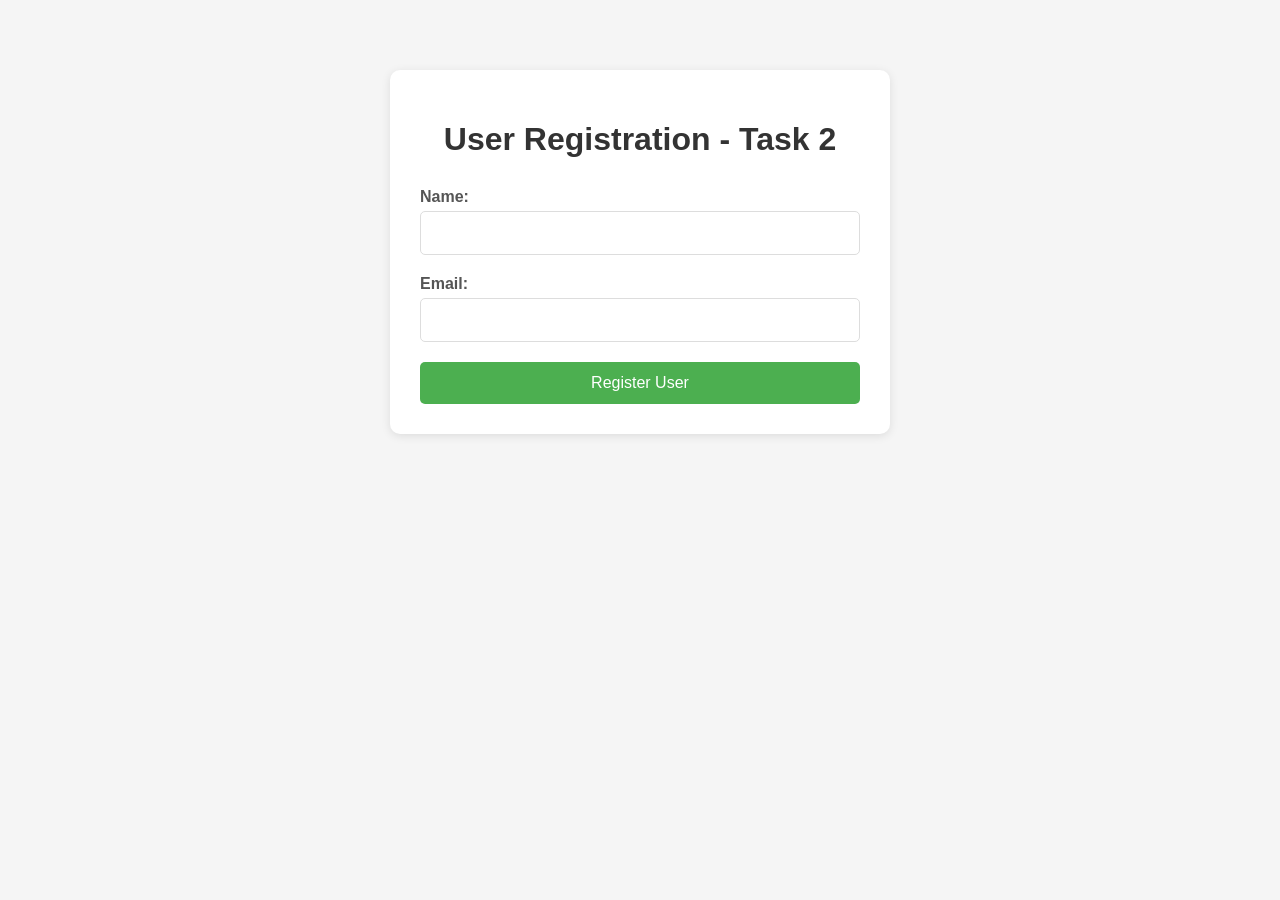
<file: Mid-term/Task-2.html>
<!DOCTYPE html>
<html lang="en">
<head>
    <meta charset="UTF-8">
    <meta name="viewport" content="width=device-width, initial-scale=1.0">
    <title>User Registration - Task 2</title>
    <style>
        body {
            font-family: Arial, sans-serif;
            max-width: 500px;
            margin: 50px auto;
            padding: 20px;
            background-color: #f5f5f5;
        }
        .container {
            background-color: white;
            padding: 30px;
            border-radius: 10px;
            box-shadow: 0 2px 10px rgba(0,0,0,0.1);
        }
        h1 {
            text-align: center;
            color: #333;
            margin-bottom: 30px;
        }
        .form-group {
            margin-bottom: 20px;
        }
        label {
            display: block;
            margin-bottom: 5px;
            font-weight: bold;
            color: #555;
        }
        input[type="text"], input[type="email"] {
            width: 100%;
            padding: 12px;
            border: 1px solid #ddd;
            border-radius: 5px;
            font-size: 16px;
            box-sizing: border-box;
        }
        input[type="text"]:focus, input[type="email"]:focus {
            outline: none;
            border-color: #4CAF50;
            box-shadow: 0 0 5px rgba(76, 175, 80, 0.3);
        }
        button {
            width: 100%;
            padding: 12px;
            background-color: #4CAF50;
            color: white;
            border: none;
            border-radius: 5px;
            font-size: 16px;
            cursor: pointer;
            transition: background-color 0.3s;
        }
        button:hover {
            background-color: #45a049;
        }
        button:disabled {
            background-color: #cccccc;
            cursor: not-allowed;
        }
        .result {
            margin-top: 20px;
            padding: 15px;
            border-radius: 5px;
            display: none;
        }
        .success {
            background-color: #d4edda;
            color: #155724;
            border: 1px solid #c3e6cb;
        }
        .error {
            background-color: #f8d7da;
            color: #721c24;
            border: 1px solid #f5c6cb;
        }
        .loading {
            text-align: center;
            color: #666;
        }
    </style>
</head>
<body>
    <div class="container">
        <h1>User Registration - Task 2</h1>
        <form id="registrationForm">
            <div class="form-group">
                <label for="name">Name:</label>
                <input type="text" id="name" name="name" required minlength="2" maxlength="50">
            </div>
            
            <div class="form-group">
                <label for="email">Email:</label>
                <input type="email" id="email" name="email" required>
            </div>
            
            <button type="submit" id="submitBtn">Register User</button>
        </form>
        
        <div id="result" class="result"></div>
    </div>

    <script>
        document.getElementById('registrationForm').addEventListener('submit', async function(e) {
            e.preventDefault();
            
            const name = document.getElementById('name').value;
            const email = document.getElementById('email').value;
            const submitBtn = document.getElementById('submitBtn');
            const resultDiv = document.getElementById('result');
            
            // Show loading state
            submitBtn.disabled = true;
            submitBtn.textContent = 'Registering...';
            resultDiv.style.display = 'none';
            
            try {
                const response = await fetch('http://localhost:8080/api/register', {
                    method: 'POST',
                    headers: {
                        'Content-Type': 'application/json',
                    },
                    body: JSON.stringify({
                        name: name,
                        email: email
                    })
                });
                
                const data = await response.json();
                
                if (response.ok) {
                    // Success
                    resultDiv.className = 'result success';
                    resultDiv.innerHTML = `
                        <h3>Registration Successful!</h3>
                        <p><strong>Message:</strong> ${data.message}</p>
                        <p><strong>Status:</strong> ${data.status}</p>
                        <p><strong>User ID:</strong> ${data.userId}</p>
                    `;
                    resultDiv.style.display = 'block';
                    
                    // Clear form
                    document.getElementById('registrationForm').reset();
                } else {
                    // Error
                    resultDiv.className = 'result error';
                    resultDiv.innerHTML = `
                        <h3>Registration Failed</h3>
                        <p><strong>Error:</strong> ${data.message || 'Unknown error occurred'}</p>
                    `;
                    resultDiv.style.display = 'block';
                }
                
            } catch (error) {
                // Network or other error
                resultDiv.className = 'result error';
                resultDiv.innerHTML = `
                    <h3>Connection Error</h3>
                    <p><strong>Error:</strong> ${error.message}</p>
                    <p>Please make sure the Spring Boot application is running on localhost:8080</p>
                `;
                resultDiv.style.display = 'block';
            } finally {
                // Reset button state
                submitBtn.disabled = false;
                submitBtn.textContent = 'Register User';
            }
        });
    </script>
</body>
</html>
</file>
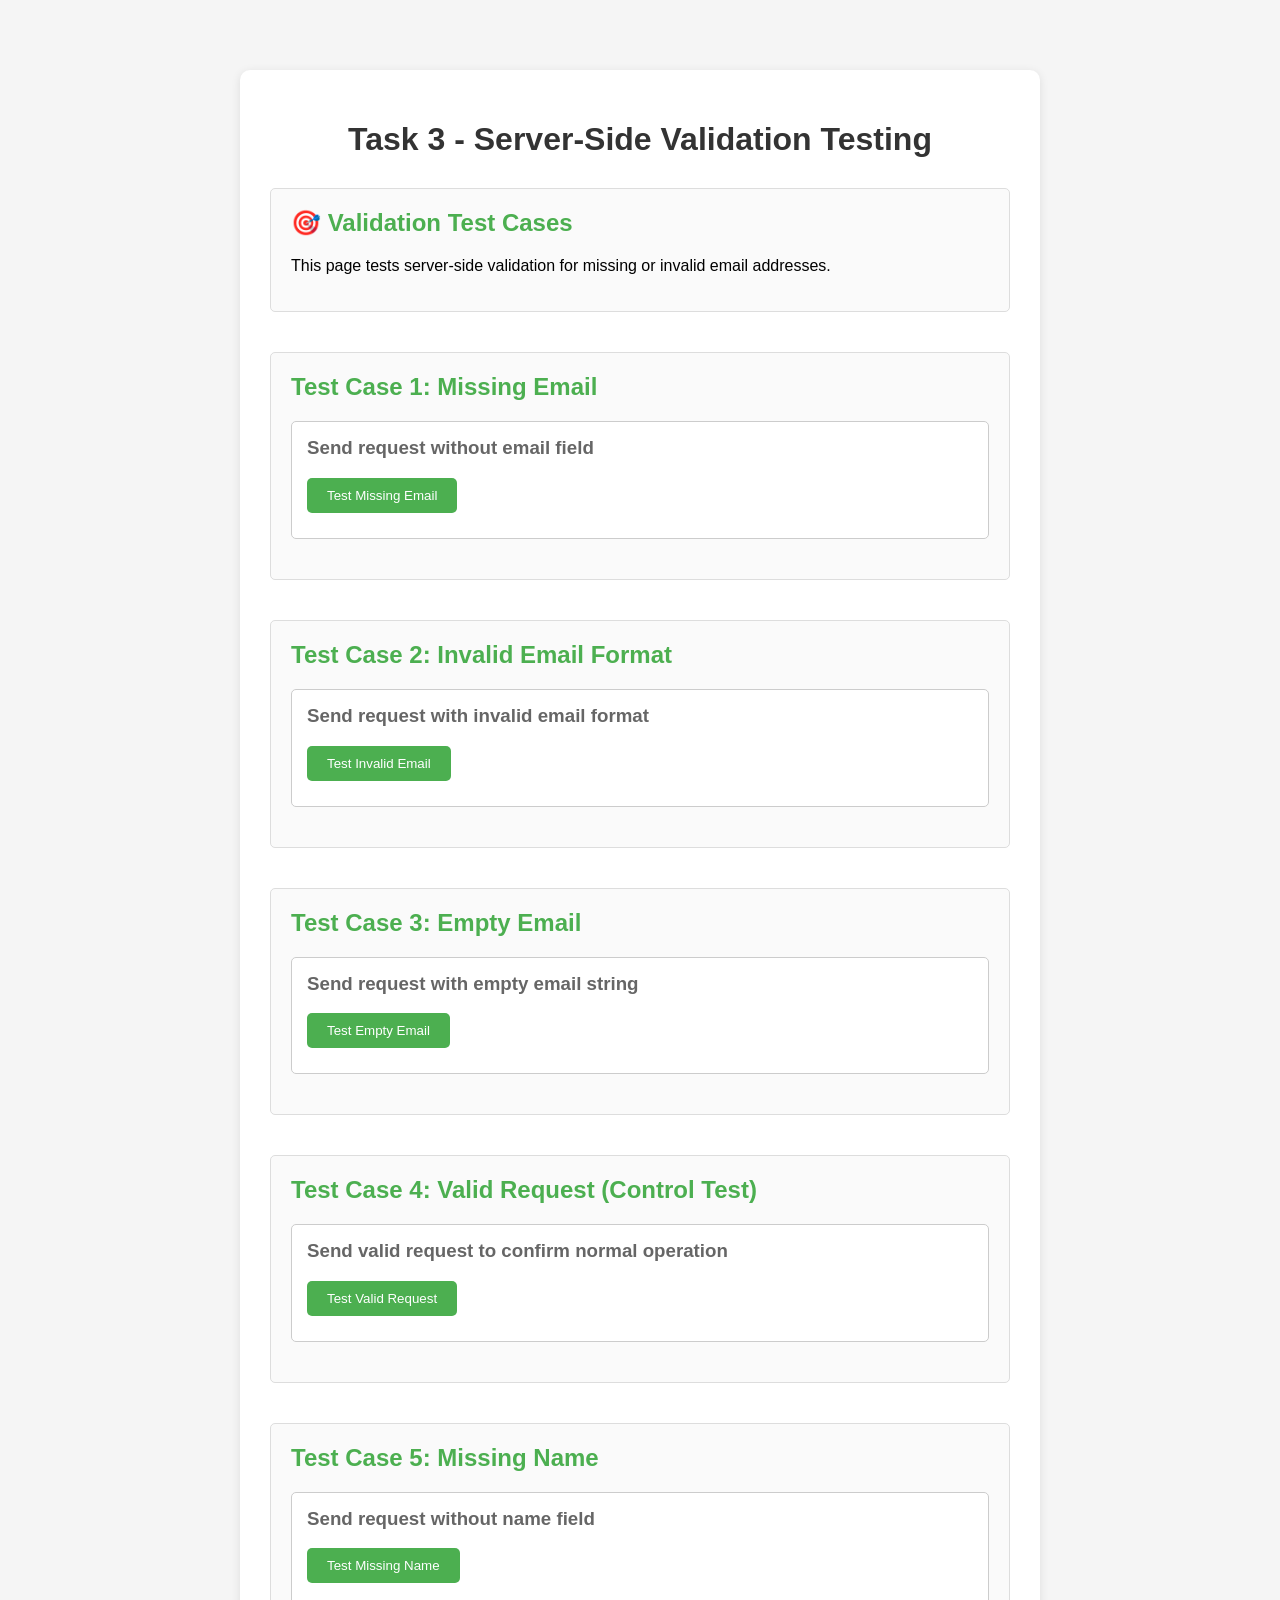
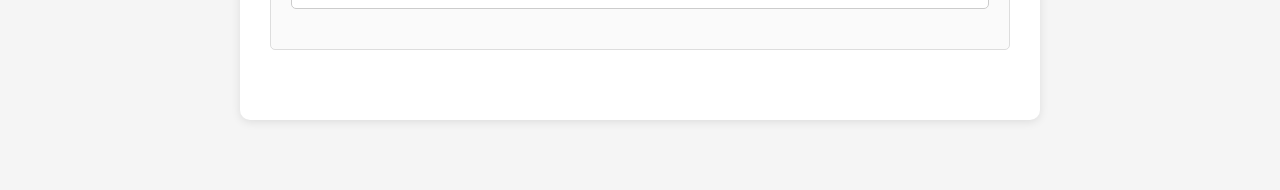
<file: Mid-term/Task-3.html>
<!DOCTYPE html>
<html lang="en">
<head>
    <meta charset="UTF-8">
    <meta name="viewport" content="width=device-width, initial-scale=1.0">
    <title>Task 3 - Server-Side Validation</title>
    <style>
        body {
            font-family: Arial, sans-serif;
            max-width: 800px;
            margin: 50px auto;
            padding: 20px;
            background-color: #f5f5f5;
        }
        .container {
            background-color: white;
            padding: 30px;
            border-radius: 10px;
            box-shadow: 0 2px 10px rgba(0,0,0,0.1);
        }
        h1 {
            text-align: center;
            color: #333;
            margin-bottom: 30px;
        }
        .section {
            margin-bottom: 40px;
            padding: 20px;
            border: 1px solid #ddd;
            border-radius: 5px;
            background-color: #fafafa;
        }
        .section h2 {
            color: #4CAF50;
            margin-top: 0;
        }
        .test-case {
            margin-bottom: 20px;
            padding: 15px;
            border: 1px solid #ccc;
            border-radius: 5px;
            background-color: white;
        }
        .test-case h3 {
            margin-top: 0;
            color: #666;
        }
        button {
            padding: 10px 20px;
            background-color: #4CAF50;
            color: white;
            border: none;
            border-radius: 5px;
            cursor: pointer;
            margin-right: 10px;
            margin-bottom: 10px;
        }
        button:hover {
            background-color: #45a049;
        }
        .result {
            margin-top: 10px;
            padding: 10px;
            border-radius: 5px;
            font-family: monospace;
            white-space: pre-wrap;
        }
        .success {
            background-color: #d4edda;
            color: #155724;
            border: 1px solid #c3e6cb;
        }
        .error {
            background-color: #f8d7da;
            color: #721c24;
            border: 1px solid #f5c6cb;
        }
        .loading {
            background-color: #d1ecf1;
            color: #0c5460;
            border: 1px solid #bee5eb;
        }
    </style>
</head>
<body>
    <div class="container">
        <h1>Task 3 - Server-Side Validation Testing</h1>
        
        <div class="section">
            <h2>🎯 Validation Test Cases</h2>
            <p>This page tests server-side validation for missing or invalid email addresses.</p>
        </div>

        <div class="section">
            <h2>Test Case 1: Missing Email</h2>
            <div class="test-case">
                <h3>Send request without email field</h3>
                <button onclick="testMissingEmail()">Test Missing Email</button>
                <div id="result1" class="result" style="display: none;"></div>
            </div>
        </div>

        <div class="section">
            <h2>Test Case 2: Invalid Email Format</h2>
            <div class="test-case">
                <h3>Send request with invalid email format</h3>
                <button onclick="testInvalidEmail()">Test Invalid Email</button>
                <div id="result2" class="result" style="display: none;"></div>
            </div>
        </div>

        <div class="section">
            <h2>Test Case 3: Empty Email</h2>
            <div class="test-case">
                <h3>Send request with empty email string</h3>
                <button onclick="testEmptyEmail()">Test Empty Email</button>
                <div id="result3" class="result" style="display: none;"></div>
            </div>
        </div>

        <div class="section">
            <h2>Test Case 4: Valid Request (Control Test)</h2>
            <div class="test-case">
                <h3>Send valid request to confirm normal operation</h3>
                <button onclick="testValidRequest()">Test Valid Request</button>
                <div id="result4" class="result" style="display: none;"></div>
            </div>
        </div>

        <div class="section">
            <h2>Test Case 5: Missing Name</h2>
            <div class="test-case">
                <h3>Send request without name field</h3>
                <button onclick="testMissingName()">Test Missing Name</button>
                <div id="result5" class="result" style="display: none;"></div>
            </div>
        </div>
    </div>

    <script>
        async function makeRequest(data, resultId) {
            const resultDiv = document.getElementById(resultId);
            resultDiv.style.display = 'block';
            resultDiv.className = 'result loading';
            resultDiv.textContent = 'Sending request...';

            try {
                const response = await fetch('http://localhost:8080/api/register', {
                    method: 'POST',
                    headers: {
                        'Content-Type': 'application/json',
                    },
                    body: JSON.stringify(data)
                });

                const responseData = await response.json();
                
                if (response.ok) {
                    resultDiv.className = 'result success';
                    resultDiv.textContent = `SUCCESS (${response.status}):\n${JSON.stringify(responseData, null, 2)}`;
                } else {
                    resultDiv.className = 'result error';
                    resultDiv.textContent = `ERROR (${response.status}):\n${JSON.stringify(responseData, null, 2)}`;
                }
                
            } catch (error) {
                resultDiv.className = 'result error';
                resultDiv.textContent = `CONNECTION ERROR:\n${error.message}\n\nMake sure Spring Boot is running on localhost:8080`;
            }
        }

        function testMissingEmail() {
            const data = {
                name: "Test User"
                // Email field is completely missing
            };
            makeRequest(data, 'result1');
        }

        function testInvalidEmail() {
            const data = {
                name: "Test User",
                email: "invalid-email-format" // Invalid email format
            };
            makeRequest(data, 'result2');
        }

        function testEmptyEmail() {
            const data = {
                name: "Test User",
                email: "" // Empty email string
            };
            makeRequest(data, 'result3');
        }

        function testValidRequest() {
            const data = {
                name: "Test User",
                email: "test@example.com" // Valid email
            };
            makeRequest(data, 'result4');
        }

        function testMissingName() {
            const data = {
                email: "test@example.com"
                // Name field is completely missing
            };
            makeRequest(data, 'result5');
        }
    </script>
</body>
</html>
</file>
